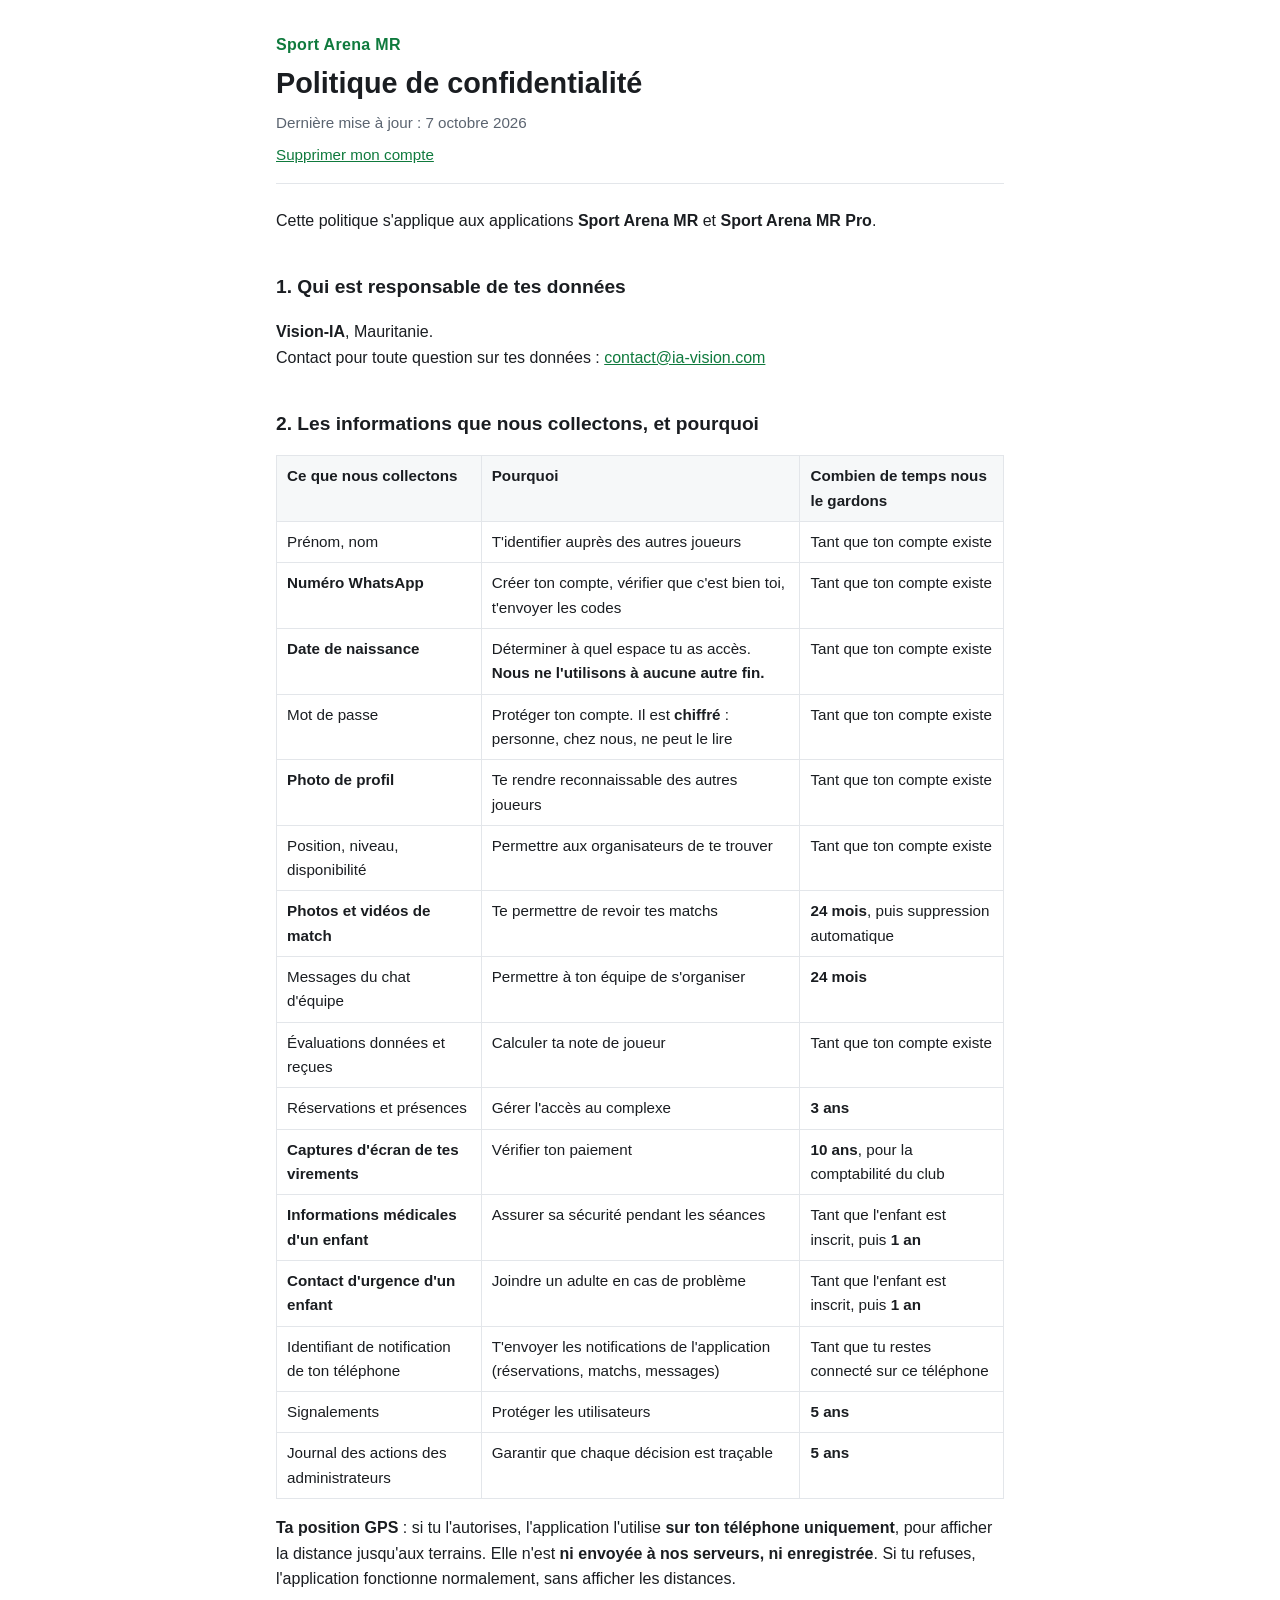
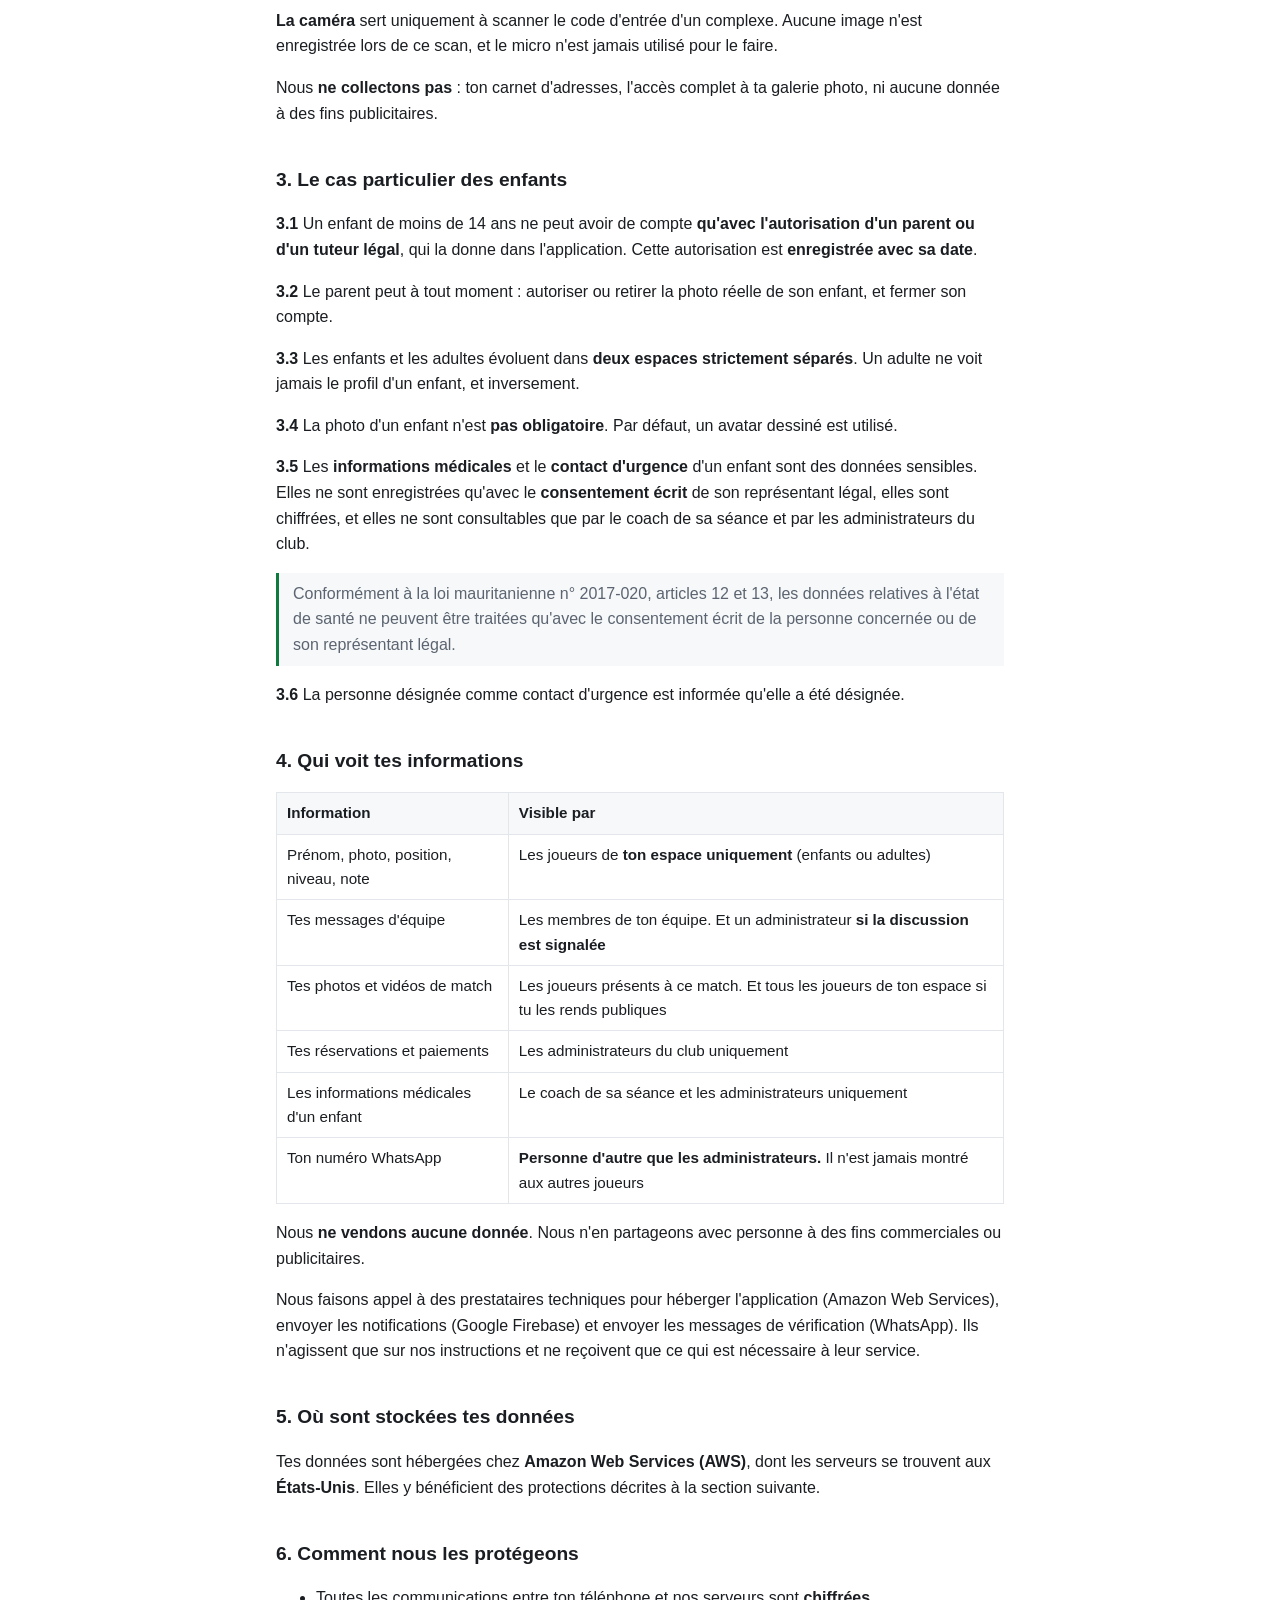
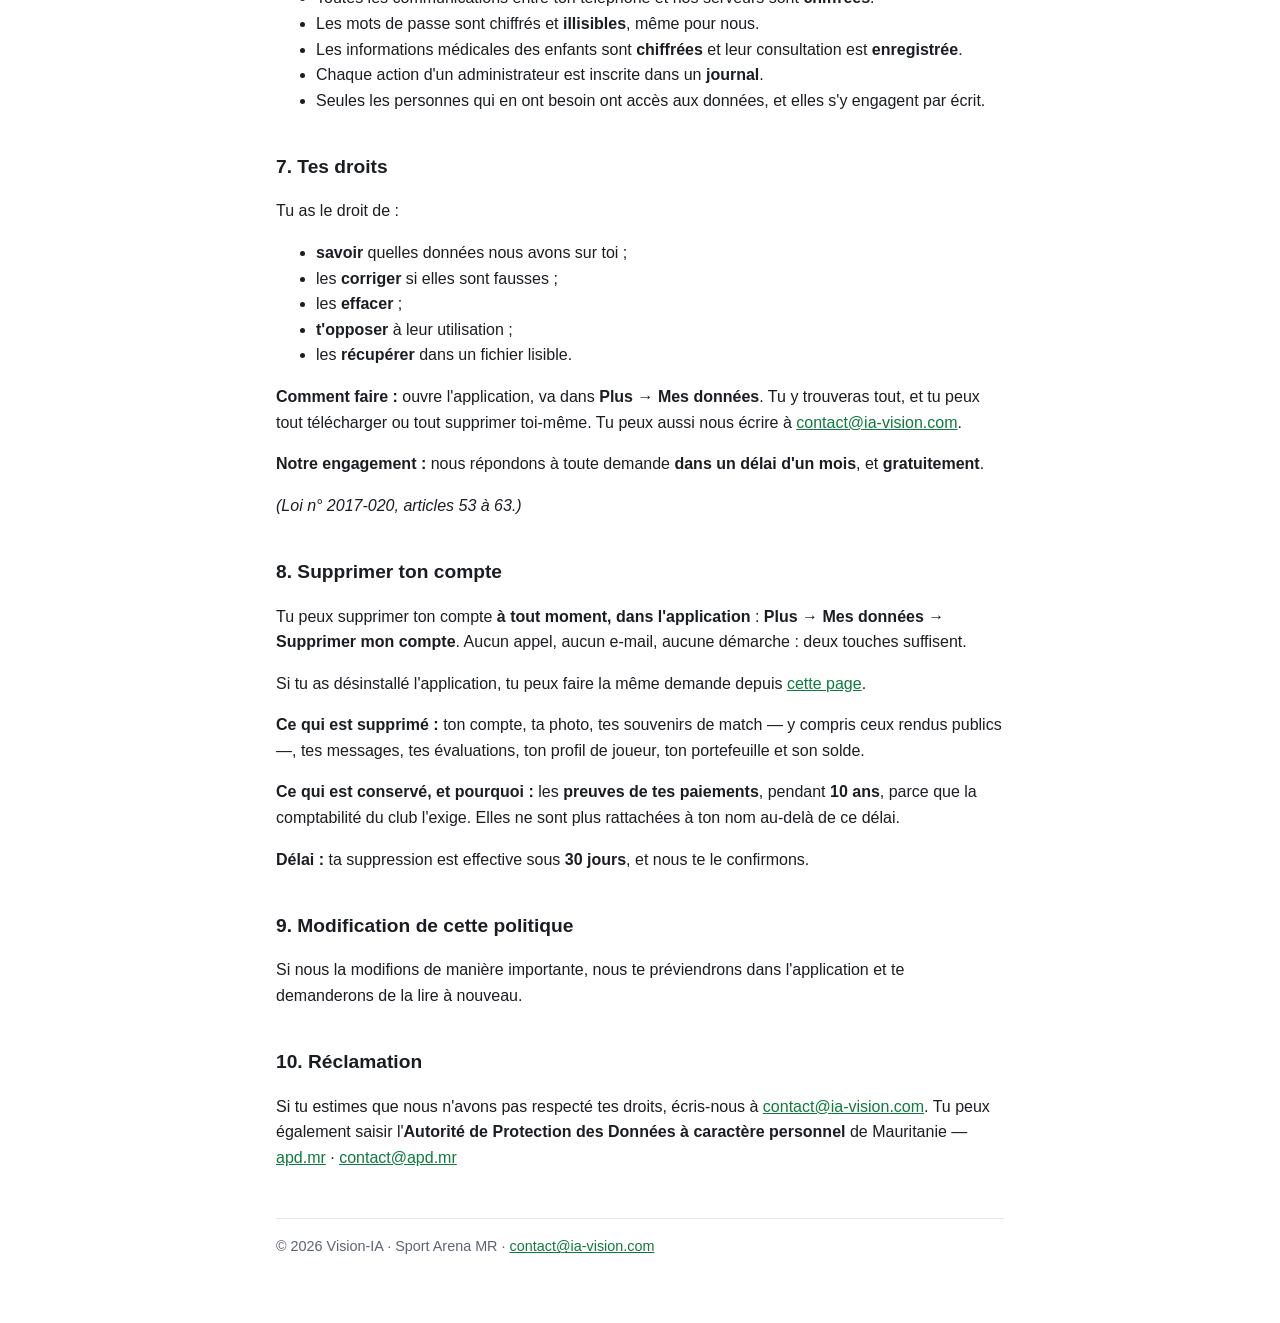
<file: index.html>
<!doctype html>
<html lang="fr">
<head>
<meta charset="utf-8">
<meta name="viewport" content="width=device-width, initial-scale=1">
<title>Politique de confidentialité — Sport Arena MR</title>
<meta name="description" content="Politique de confidentialité des applications Sport Arena MR et Sport Arena MR Pro, éditées par Vision-IA.">
<link rel="stylesheet" href="style.css">
</head>
<body>
<main>
<header>
  <div class="app">Sport Arena MR</div>
  <h1>Politique de confidentialité</h1>
  <div class="maj">Dernière mise à jour : 7 octobre 2026</div>
  <nav><a href="suppression.html">Supprimer mon compte</a></nav>
</header>

<p>Cette politique s'applique aux applications <strong>Sport Arena MR</strong> et <strong>Sport Arena MR Pro</strong>.</p>

<h2>1. Qui est responsable de tes données</h2>
<p><strong>Vision-IA</strong>, Mauritanie.<br>
Contact pour toute question sur tes données : <a href="mailto:contact@ia-vision.com">contact@ia-vision.com</a></p>

<h2>2. Les informations que nous collectons, et pourquoi</h2>
<div class="table"><table>
<thead><tr><th>Ce que nous collectons</th><th>Pourquoi</th><th>Combien de temps nous le gardons</th></tr></thead>
<tbody>
<tr><td>Prénom, nom</td><td>T'identifier auprès des autres joueurs</td><td>Tant que ton compte existe</td></tr>
<tr><td><strong>Numéro WhatsApp</strong></td><td>Créer ton compte, vérifier que c'est bien toi, t'envoyer les codes</td><td>Tant que ton compte existe</td></tr>
<tr><td><strong>Date de naissance</strong></td><td>Déterminer à quel espace tu as accès. <strong>Nous ne l'utilisons à aucune autre fin.</strong></td><td>Tant que ton compte existe</td></tr>
<tr><td>Mot de passe</td><td>Protéger ton compte. Il est <strong>chiffré</strong> : personne, chez nous, ne peut le lire</td><td>Tant que ton compte existe</td></tr>
<tr><td><strong>Photo de profil</strong></td><td>Te rendre reconnaissable des autres joueurs</td><td>Tant que ton compte existe</td></tr>
<tr><td>Position, niveau, disponibilité</td><td>Permettre aux organisateurs de te trouver</td><td>Tant que ton compte existe</td></tr>
<tr><td><strong>Photos et vidéos de match</strong></td><td>Te permettre de revoir tes matchs</td><td><strong>24 mois</strong>, puis suppression automatique</td></tr>
<tr><td>Messages du chat d'équipe</td><td>Permettre à ton équipe de s'organiser</td><td><strong>24 mois</strong></td></tr>
<tr><td>Évaluations données et reçues</td><td>Calculer ta note de joueur</td><td>Tant que ton compte existe</td></tr>
<tr><td>Réservations et présences</td><td>Gérer l'accès au complexe</td><td><strong>3 ans</strong></td></tr>
<tr><td><strong>Captures d'écran de tes virements</strong></td><td>Vérifier ton paiement</td><td><strong>10 ans</strong>, pour la comptabilité du club</td></tr>
<tr><td><strong>Informations médicales d'un enfant</strong></td><td>Assurer sa sécurité pendant les séances</td><td>Tant que l'enfant est inscrit, puis <strong>1 an</strong></td></tr>
<tr><td><strong>Contact d'urgence d'un enfant</strong></td><td>Joindre un adulte en cas de problème</td><td>Tant que l'enfant est inscrit, puis <strong>1 an</strong></td></tr>
<tr><td>Identifiant de notification de ton téléphone</td><td>T'envoyer les notifications de l'application (réservations, matchs, messages)</td><td>Tant que tu restes connecté sur ce téléphone</td></tr>
<tr><td>Signalements</td><td>Protéger les utilisateurs</td><td><strong>5 ans</strong></td></tr>
<tr><td>Journal des actions des administrateurs</td><td>Garantir que chaque décision est traçable</td><td><strong>5 ans</strong></td></tr>
</tbody>
</table></div>

<p><strong>Ta position GPS</strong> : si tu l'autorises, l'application l'utilise <strong>sur ton téléphone uniquement</strong>, pour afficher la distance jusqu'aux terrains. Elle n'est <strong>ni envoyée à nos serveurs, ni enregistrée</strong>. Si tu refuses, l'application fonctionne normalement, sans afficher les distances.</p>
<p><strong>La caméra</strong> sert uniquement à scanner le code d'entrée d'un complexe. Aucune image n'est enregistrée lors de ce scan, et le micro n'est jamais utilisé pour le faire.</p>
<p>Nous <strong>ne collectons pas</strong> : ton carnet d'adresses, l'accès complet à ta galerie photo, ni aucune donnée à des fins publicitaires.</p>

<h2>3. Le cas particulier des enfants</h2>
<p><strong>3.1</strong> Un enfant de moins de 14 ans ne peut avoir de compte <strong>qu'avec l'autorisation d'un parent ou d'un tuteur légal</strong>, qui la donne dans l'application. Cette autorisation est <strong>enregistrée avec sa date</strong>.</p>
<p><strong>3.2</strong> Le parent peut à tout moment : autoriser ou retirer la photo réelle de son enfant, et fermer son compte.</p>
<p><strong>3.3</strong> Les enfants et les adultes évoluent dans <strong>deux espaces strictement séparés</strong>. Un adulte ne voit jamais le profil d'un enfant, et inversement.</p>
<p><strong>3.4</strong> La photo d'un enfant n'est <strong>pas obligatoire</strong>. Par défaut, un avatar dessiné est utilisé.</p>
<p><strong>3.5</strong> Les <strong>informations médicales</strong> et le <strong>contact d'urgence</strong> d'un enfant sont des données sensibles. Elles ne sont enregistrées qu'avec le <strong>consentement écrit</strong> de son représentant légal, elles sont chiffrées, et elles ne sont consultables que par le coach de sa séance et par les administrateurs du club.</p>
<blockquote>Conformément à la loi mauritanienne n° 2017-020, articles 12 et 13, les données relatives à l'état de santé ne peuvent être traitées qu'avec le consentement écrit de la personne concernée ou de son représentant légal.</blockquote>
<p><strong>3.6</strong> La personne désignée comme contact d'urgence est informée qu'elle a été désignée.</p>

<h2>4. Qui voit tes informations</h2>
<div class="table"><table>
<thead><tr><th>Information</th><th>Visible par</th></tr></thead>
<tbody>
<tr><td>Prénom, photo, position, niveau, note</td><td>Les joueurs de <strong>ton espace uniquement</strong> (enfants ou adultes)</td></tr>
<tr><td>Tes messages d'équipe</td><td>Les membres de ton équipe. Et un administrateur <strong>si la discussion est signalée</strong></td></tr>
<tr><td>Tes photos et vidéos de match</td><td>Les joueurs présents à ce match. Et tous les joueurs de ton espace si tu les rends publiques</td></tr>
<tr><td>Tes réservations et paiements</td><td>Les administrateurs du club uniquement</td></tr>
<tr><td>Les informations médicales d'un enfant</td><td>Le coach de sa séance et les administrateurs uniquement</td></tr>
<tr><td>Ton numéro WhatsApp</td><td><strong>Personne d'autre que les administrateurs.</strong> Il n'est jamais montré aux autres joueurs</td></tr>
</tbody>
</table></div>
<p>Nous <strong>ne vendons aucune donnée</strong>. Nous n'en partageons avec personne à des fins commerciales ou publicitaires.</p>
<p>Nous faisons appel à des prestataires techniques pour héberger l'application (Amazon Web Services), envoyer les notifications (Google Firebase) et envoyer les messages de vérification (WhatsApp). Ils n'agissent que sur nos instructions et ne reçoivent que ce qui est nécessaire à leur service.</p>

<h2>5. Où sont stockées tes données</h2>
<p>Tes données sont hébergées chez <strong>Amazon Web Services (AWS)</strong>, dont les serveurs se trouvent aux <strong>États-Unis</strong>. Elles y bénéficient des protections décrites à la section suivante.</p>

<h2>6. Comment nous les protégeons</h2>
<ul>
<li>Toutes les communications entre ton téléphone et nos serveurs sont <strong>chiffrées</strong>.</li>
<li>Les mots de passe sont chiffrés et <strong>illisibles</strong>, même pour nous.</li>
<li>Les informations médicales des enfants sont <strong>chiffrées</strong> et leur consultation est <strong>enregistrée</strong>.</li>
<li>Chaque action d'un administrateur est inscrite dans un <strong>journal</strong>.</li>
<li>Seules les personnes qui en ont besoin ont accès aux données, et elles s'y engagent par écrit.</li>
</ul>

<h2>7. Tes droits</h2>
<p>Tu as le droit de :</p>
<ul>
<li><strong>savoir</strong> quelles données nous avons sur toi ;</li>
<li>les <strong>corriger</strong> si elles sont fausses ;</li>
<li>les <strong>effacer</strong> ;</li>
<li><strong>t'opposer</strong> à leur utilisation ;</li>
<li>les <strong>récupérer</strong> dans un fichier lisible.</li>
</ul>
<p><strong>Comment faire :</strong> ouvre l'application, va dans <strong>Plus → Mes données</strong>. Tu y trouveras tout, et tu peux tout télécharger ou tout supprimer toi-même. Tu peux aussi nous écrire à <a href="mailto:contact@ia-vision.com">contact@ia-vision.com</a>.</p>
<p><strong>Notre engagement :</strong> nous répondons à toute demande <strong>dans un délai d'un mois</strong>, et <strong>gratuitement</strong>.</p>
<p><em>(Loi n° 2017-020, articles 53 à 63.)</em></p>

<h2>8. Supprimer ton compte</h2>
<p>Tu peux supprimer ton compte <strong>à tout moment, dans l'application</strong> : <strong>Plus → Mes données → Supprimer mon compte</strong>. Aucun appel, aucun e-mail, aucune démarche : deux touches suffisent.</p>
<p>Si tu as désinstallé l'application, tu peux faire la même demande depuis <a href="suppression.html">cette page</a>.</p>
<p><strong>Ce qui est supprimé :</strong> ton compte, ta photo, tes souvenirs de match — y compris ceux rendus publics —, tes messages, tes évaluations, ton profil de joueur, ton portefeuille et son solde.</p>
<p><strong>Ce qui est conservé, et pourquoi :</strong> les <strong>preuves de tes paiements</strong>, pendant <strong>10 ans</strong>, parce que la comptabilité du club l'exige. Elles ne sont plus rattachées à ton nom au-delà de ce délai.</p>
<p><strong>Délai :</strong> ta suppression est effective sous <strong>30 jours</strong>, et nous te le confirmons.</p>

<h2>9. Modification de cette politique</h2>
<p>Si nous la modifions de manière importante, nous te préviendrons dans l'application et te demanderons de la lire à nouveau.</p>

<h2>10. Réclamation</h2>
<p>Si tu estimes que nous n'avons pas respecté tes droits, écris-nous à <a href="mailto:contact@ia-vision.com">contact@ia-vision.com</a>. Tu peux également saisir l'<strong>Autorité de Protection des Données à caractère personnel</strong> de Mauritanie — <a href="https://www.apd.mr">apd.mr</a> · <a href="mailto:contact@apd.mr">contact@apd.mr</a></p>

<footer>© 2026 Vision-IA · Sport Arena MR · <a href="mailto:contact@ia-vision.com">contact@ia-vision.com</a></footer>
</main>
</body>
</html>
</file>
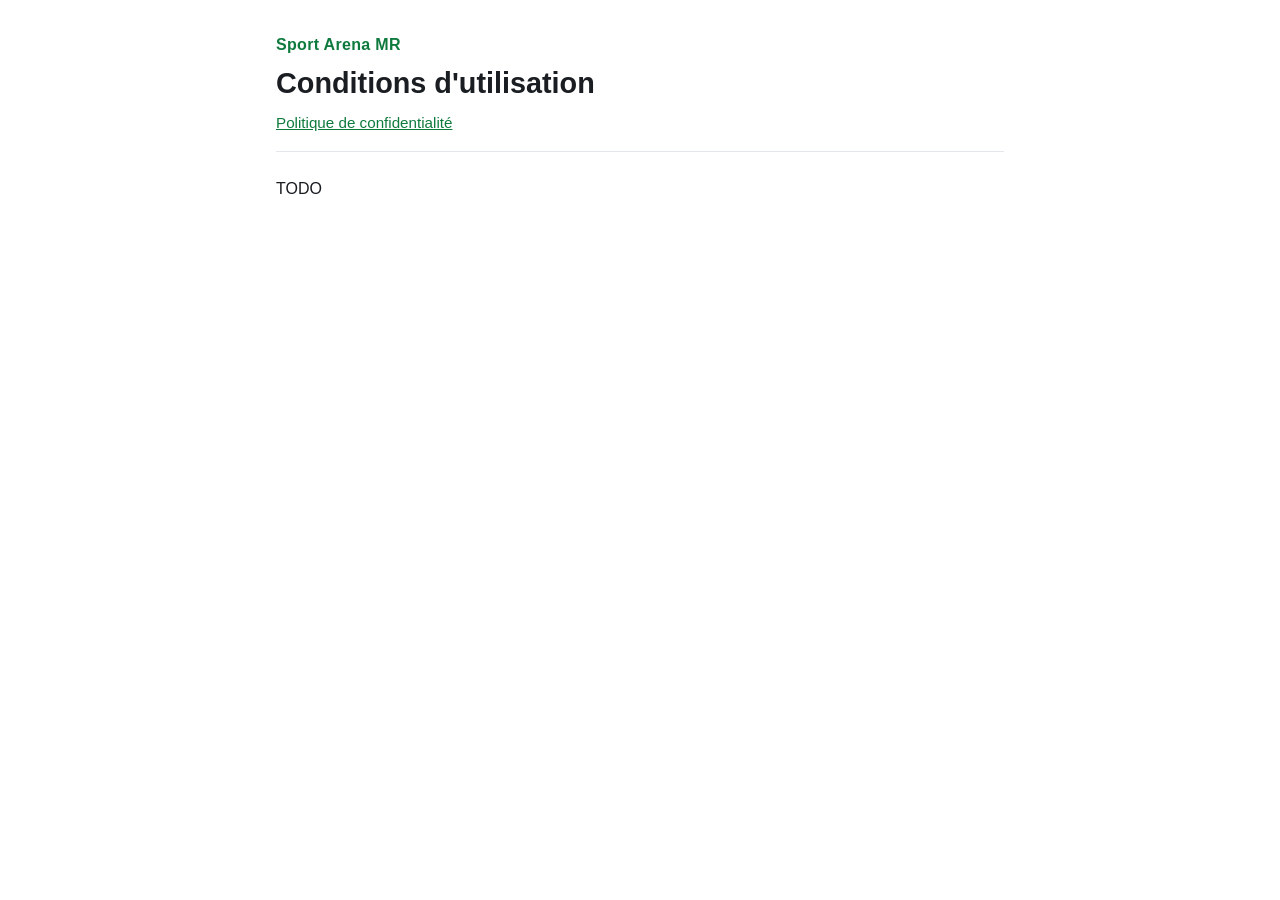
<file: conditions.html>
<!doctype html>
<html lang="fr">
<head>
<meta charset="utf-8">
<meta name="viewport" content="width=device-width, initial-scale=1">
<title>Conditions d'utilisation — Sport Arena MR</title>
<meta name="description" content="Conditions d'utilisation des applications Sport Arena MR et Sport Arena MR Pro, éditées par Vision-IA.">
<link rel="stylesheet" href="style.css">
</head>
<body>
<main>
<header>
  <div class="app">Sport Arena MR</div>
  <h1>Conditions d'utilisation</h1>
  <nav><a href="index.html">Politique de confidentialité</a></nav>
</header>

<p>TODO</p>
</main>
</body>
</html>
</file>
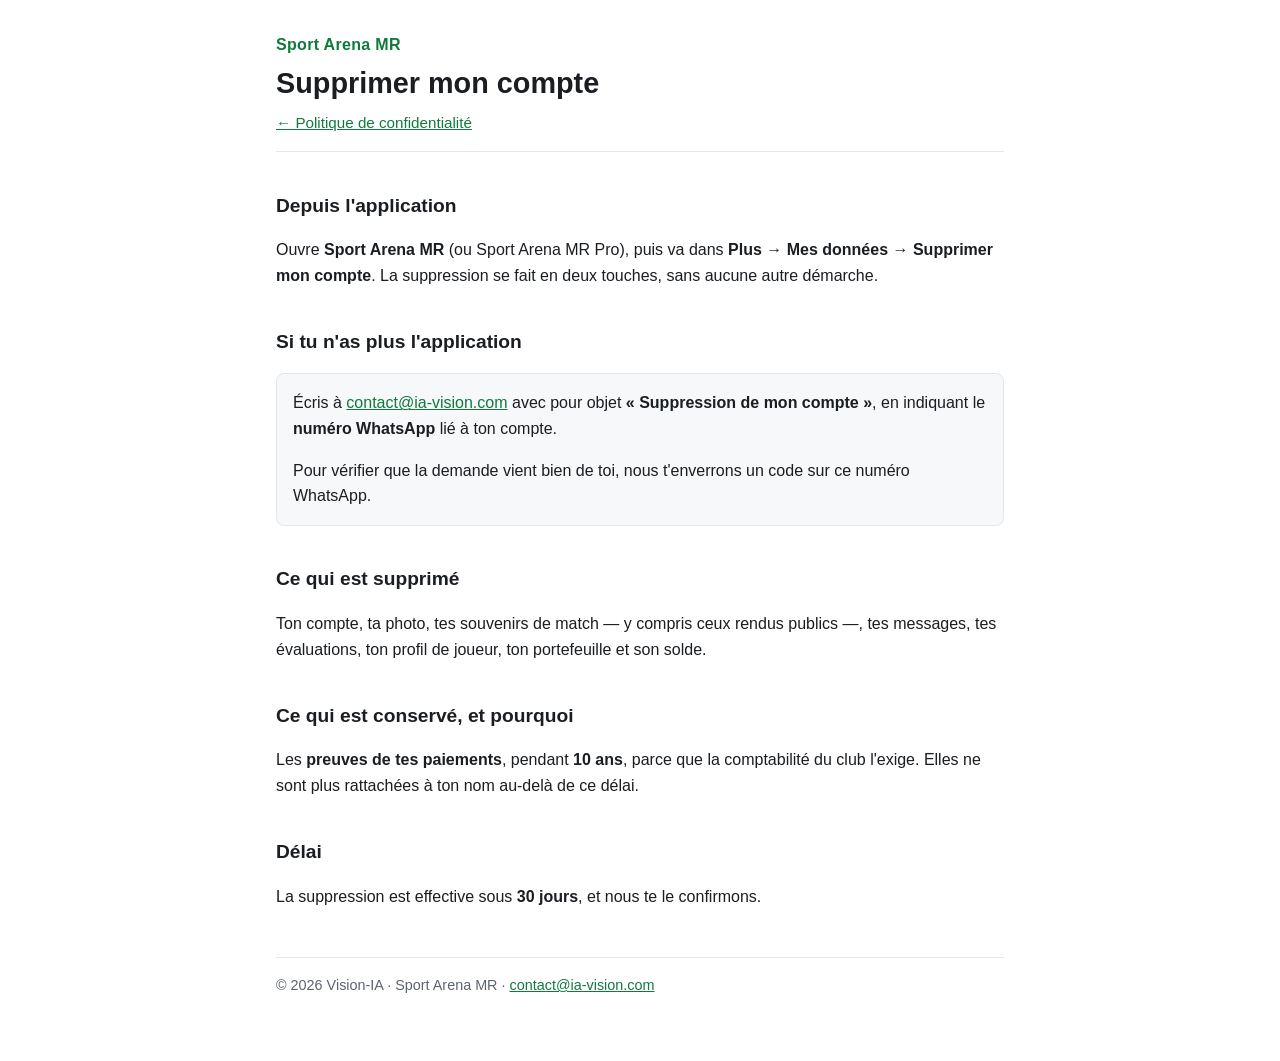
<file: suppression.html>
<!doctype html>
<html lang="fr">
<head>
<meta charset="utf-8">
<meta name="viewport" content="width=device-width, initial-scale=1">
<title>Supprimer mon compte — Sport Arena MR</title>
<meta name="description" content="Comment supprimer ton compte Sport Arena MR et les données associées.">
<link rel="stylesheet" href="style.css">
</head>
<body>
<main>
<header>
  <div class="app">Sport Arena MR</div>
  <h1>Supprimer mon compte</h1>
  <nav><a href="./">← Politique de confidentialité</a></nav>
</header>

<h2>Depuis l'application</h2>
<p>Ouvre <strong>Sport Arena MR</strong> (ou Sport Arena MR Pro), puis va dans <strong>Plus → Mes données → Supprimer mon compte</strong>. La suppression se fait en deux touches, sans aucune autre démarche.</p>

<h2>Si tu n'as plus l'application</h2>
<div class="encadre">
<p style="margin-top:0">Écris à <a href="mailto:contact@ia-vision.com?subject=Suppression%20de%20mon%20compte%20Sport%20Arena%20MR">contact@ia-vision.com</a> avec pour objet <strong>« Suppression de mon compte »</strong>, en indiquant le <strong>numéro WhatsApp</strong> lié à ton compte.</p>
<p style="margin-bottom:0">Pour vérifier que la demande vient bien de toi, nous t'enverrons un code sur ce numéro WhatsApp.</p>
</div>

<h2>Ce qui est supprimé</h2>
<p>Ton compte, ta photo, tes souvenirs de match — y compris ceux rendus publics —, tes messages, tes évaluations, ton profil de joueur, ton portefeuille et son solde.</p>

<h2>Ce qui est conservé, et pourquoi</h2>
<p>Les <strong>preuves de tes paiements</strong>, pendant <strong>10 ans</strong>, parce que la comptabilité du club l'exige. Elles ne sont plus rattachées à ton nom au-delà de ce délai.</p>

<h2>Délai</h2>
<p>La suppression est effective sous <strong>30 jours</strong>, et nous te le confirmons.</p>

<footer>© 2026 Vision-IA · Sport Arena MR · <a href="mailto:contact@ia-vision.com">contact@ia-vision.com</a></footer>
</main>
</body>
</html>
</file>
<file: style.css>
:root{--bg:#ffffff;--fg:#1a1d21;--muted:#5b6470;--line:#e3e6ea;--accent:#0f7a3d;--card:#f6f8f9}
@media (prefers-color-scheme:dark){:root{--bg:#121417;--fg:#e8eaed;--muted:#9aa3ad;--line:#2a2f35;--accent:#4cc27a;--card:#1a1d21}}
*{box-sizing:border-box}
body{margin:0;background:var(--bg);color:var(--fg);font:16px/1.6 -apple-system,BlinkMacSystemFont,"Segoe UI",Roboto,Arial,sans-serif}
main{max-width:760px;margin:0 auto;padding:32px 16px 64px}
header{border-bottom:1px solid var(--line);padding-bottom:16px;margin-bottom:24px}
header .app{color:var(--accent);font-weight:700;letter-spacing:.02em}
h1{font-size:1.8rem;line-height:1.25;margin:.3em 0}
h2{font-size:1.2rem;margin-top:2em}
.maj{color:var(--muted);font-size:.95rem}
a{color:var(--accent)}
.table{overflow-x:auto}
table{border-collapse:collapse;width:100%;font-size:.95rem}
th,td{border:1px solid var(--line);padding:8px 10px;text-align:left;vertical-align:top}
th{background:var(--card)}
blockquote{margin:1em 0;padding:8px 14px;border-left:3px solid var(--accent);background:var(--card);color:var(--muted)}
nav{margin-top:8px;font-size:.95rem}
footer{margin-top:48px;padding-top:16px;border-top:1px solid var(--line);color:var(--muted);font-size:.9rem}
.encadre{background:var(--card);border:1px solid var(--line);border-radius:8px;padding:16px}
</file>
